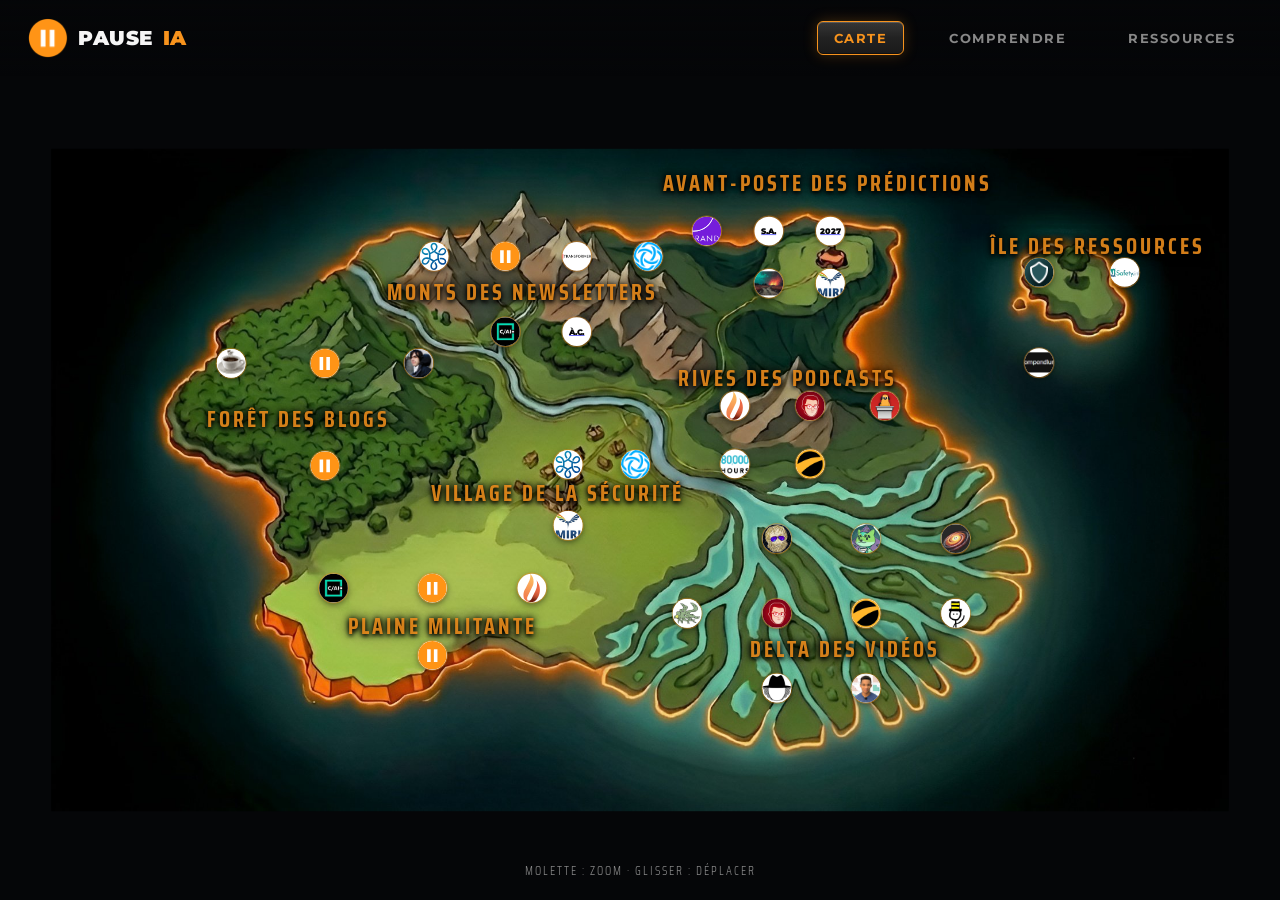
<file: index.html>
<!DOCTYPE html>
<html lang="fr">
<head>
  <meta charset="UTF-8" />
  <meta name="viewport" content="width=device-width, initial-scale=1.0" />
  <title>Pause IA — Carte</title>

  <!-- Polices Google Fonts (charte PauseAI) -->
  <link rel="preconnect" href="https://fonts.googleapis.com" />
  <link rel="preconnect" href="https://fonts.gstatic.com" crossorigin />
  <link
    href="https://fonts.googleapis.com/css2?family=Montserrat:wght@700;900&family=Roboto+Slab:wght@300;700&family=Saira+Condensed:wght@700&display=swap"
    rel="stylesheet"
  />

  <!-- Feuilles de style séparées -->
  <link rel="stylesheet" href="assets/css/base.css" />
  <link rel="stylesheet" href="assets/css/map.css" />

  <!-- ============================================================
       SCRIPT BLOQUANT : calcule la transform initiale du stage
       AVANT que le HTML soit rendu. Injecte une balise <style>
       qui place le stage exactement au bon endroit dès la première
       frame. Aucun "flash" possible.
       ============================================================ -->
  <script>
    (function () {
      var MAP_W = 2048, MAP_H = 1152;
      var vw = window.innerWidth;
      var vh = window.innerHeight;
      var margin = 0.92;
      var scale = Math.min((vw / MAP_W) * margin, (vh / MAP_H) * margin);
      var x = (vw - MAP_W * scale) / 2;
      var y = (vh - MAP_H * scale) / 2 + 30;  /* +30px pour libérer l'espace de la nav */
      // On expose ces valeurs pour map.js (qui les utilisera pour Panzoom)
      window.__mapInitialFit = { scale: scale, x: x, y: y };
      // Et on injecte la transform en CSS pour qu'elle s'applique au rendu initial
      var s = document.createElement('style');
      s.textContent =
        '.map-stage{transform:translate(' + x + 'px,' + y + 'px) scale(' + scale + ');' +
        'transform-origin:0 0;visibility:visible !important}';
      document.head.appendChild(s);
    })();
  </script>
</head>

<body>

  <!-- ============================================================
       NAVIGATION : barre supérieure commune à toutes les pages
       ============================================================ -->
  <nav class="nav">
    <div class="nav-logo">
      <img class="logo-img" src="assets/images/logos/pauseialogo.png" alt="" />
      <span>PAUSE</span><span class="orange">IA</span>
    </div>
    <ul class="nav-links">
      <li><a href="index.html" data-subtitle="médias, communautés et actualités">Carte</a></li>
      <li><a href="comprendre.html" data-subtitle="l'IA et ses risques existentiels">Comprendre</a></li>
      <li><a href="ressources.html" data-subtitle="références et liens utiles">Ressources</a></li>
    </ul>
  </nav>

  <!-- ============================================================
       CARTE INTERACTIVE
       - .map-viewport : zone visible plein écran
       - .map-stage : conteneur que Panzoom manipule (image + SVG ensemble)
       - <img> : la carte de fond
       - <svg> : les polygones de zones, superposés à l'image
       ============================================================ -->
  <div class="map-viewport" id="mapViewport">
    <div class="map-stage" id="mapStage">

      <img
        src="assets/images/map.png"
        alt="Carte des ressources Pause IA"
        class="map-image"
      />

      <!-- Le viewBox correspond aux dimensions natives de l'image (2048×1152).
           Toutes les coordonnées des polygones sont exprimées dans ce repère. -->
      <svg
        class="map-zones"
        viewBox="0 0 2048 1152"
        preserveAspectRatio="xMidYMid meet"
      >

        <!-- ============================================================
             LES 8 ZONES THÉMATIQUES
             Coordonnées en pixels-image (repère 2048×1152).
             Tracées en suivant les contours visuels de la carte :
             côtes, lignes de crête, lisière de forêt, rivières.
             À ajuster zone par zone si besoin.
             ============================================================ -->

         <!-- Forêt des blogs -->
        <polygon
          class="zone"
          data-name="Forêt des blogs"
          fill="transparent"
          stroke="none"
          points="
            505,200
            550,237
            614,303
            669,368
            745,379
            782,399
            802,455
            793,492
            770,528
            762,577
            749,623
            720,640
            677,635
            638,656
            556,701
            477,725
            430,729
            388,724
            350,711
            330,685
            298,645
            218,613
            173,564
            150,485
            169,377
            234,311
            312,260
            392,237
            441,205
            474,195
            505,200
          "
        />

         <!-- Monts des newsletters -->
        <polygon
          class="zone"
          data-name="Monts des newsletters"
          fill="transparent"
          stroke="none"
          points="
            1052,444
            974,429
            906,424
            853,435
            814,407
            786,359
            737,339
            669,319
            641,284
            606,265
            582,243
            552,204
            542,176
            558,146
            605,116
            673,99
            733,91
            781,72
            821,56
            850,62
            890,78
            950,112
            1002,147
            1089,206
            1125,256
            1140,304
            1162,376
            1148,421
            1114,439
            1080,449
            1052,444
          "
        />

         <!-- Village de la sécurité -->
        <polygon
          class="zone"
          data-name="Village de la sécurité"
          fill="transparent"
          stroke="none"
          points="
            833,461
            797,519
            781,577
            782,623
            812,663
            844,682
            889,700
            941,727
            984,750
            1042,760
            1086,740
            1134,696
            1133,640
            1105,600
            1065,567
            1037,527
            1018,463
            929,444
            869,463
            834,460
          "
        />

         <!-- Plaine militante -->
        <polygon
          class="zone"
          data-name="Plaine militante"
          fill="transparent"
          stroke="none"
          points="
            408,751
            457,726
            485,714
            521,711
            560,694
            592,672
            637,654
            686,647
            729,647
            765,650
            790,660
            810,674
            838,682
            858,695
            888,704
            924,719
            948,738
            972,763
            1000,791
            1008,814
            1001,836
            988,854
            944,876
            890,887
            854,906
            806,910
            777,898
            749,896
            705,914
            652,962
            600,990
            552,998
            506,988
            466,986
            434,974
            408,939
            385,896
            349,872
            318,835
            322,794
            346,772
            376,758
            408,752
          "
        />

        <!-- Rives des podcasts -->
        <polygon
          class="zone"
          data-name="Rives des podcasts"
          fill="transparent"
          stroke="none"
          points="
            1137,441
            1088,466
            1066,485
            1058,531
            1086,567
            1130,598
            1168,638
            1244,650
            1314,633
            1406,610
            1488,583
            1558,554
            1581,509
            1569,465
            1526,426
            1496,387
            1449,369
            1384,366
            1329,349
            1254,345
            1224,361
            1182,397
            1166,421
            1137,442
          "
        />

         <!-- Delta des vidéos -->
        <polygon
          class="zone"
          data-name="Delta des vidéos"
          fill="transparent"
          stroke="none"
          points="
            1220,650
            1308,634
            1402,618
            1505,582
            1561,556
            1636,548
            1657,571
            1686,606
            1708,655
            1729,740
            1724,828
            1689,888
            1634,944
            1540,1015
            1457,1050
            1402,1062
            1329,1068
            1237,1068
            1160,1050
            1108,1034
            1029,996
            974,968
            950,930
            966,864
            1010,811
            1073,748
            1149,700
            1220,651
          "
        />

          <!-- Avant-poste des prédictions -->
        <polygon
          class="zone"
          data-name="Avant-poste des prédictions"
          fill="transparent"
          stroke="none"
          points="
            1240,324
            1290,324
            1353,324
            1413,323
            1473,322
            1504,319
            1532,303
            1548,279
            1565,243
            1569,203
            1570,150
            1565,95
            1545,76
            1514,60
            1460,55
            1381,55
            1312,52
            1266,51
            1206,56
            1142,59
            1109,59
            1061,68
            1041,100
            1033,134
            1049,178
            1093,216
            1141,259
            1173,303
            1206,323
            1240,326
          "
        />

         <!-- Île des ressources -->
        <polygon
          class="zone"
          data-name="Île des ressources"
          fill="transparent"
          stroke="none"
          points="
            1597,314
            1577,263
            1568,206
            1572,148
            1579,106
            1608,79
            1664,62
            1723,59
            1789,62
            1848,86
            1909,138
            1971,215
            2008,271
            2017,335
            2015,400
            1995,451
            1968,485
            1928,516
            1884,528
            1825,517
            1763,488
            1699,437
            1645,376
            1597,315
          "
        />

      </svg>

      <!-- ============================================================
           LABELS STATIQUES DES ZONES
           Position fixe en pixels-image (repère 2048×1152).
           Toujours visibles, fondent dans le décor.
           Au survol du polygone correspondant, ils prennent un fond noir.
           ============================================================ -->
      <div class="zone-labels">
        <div class="zone-static-label" data-zone="foret"        style="left: 430px; top: 470px;">Forêt des blogs</div>
        <div class="zone-static-label" data-zone="monts"        style="left: 820px; top: 250px;">Monts des newsletters</div>
        <div class="zone-static-label" data-zone="village"      style="left: 880px; top: 600px;">Village de la sécurité</div>
        <div class="zone-static-label" data-zone="plaine"       style="left: 680px; top: 830px;">Plaine militante</div>
        <div class="zone-static-label" data-zone="rives"        style="left: 1280px; top: 400px;">Rives des podcasts</div>
        <div class="zone-static-label" data-zone="delta"        style="left: 1380px; top: 870px;">Delta des vidéos</div>
        <div class="zone-static-label" data-zone="avant-poste"  style="left: 1350px; top: 60px;">Avant-poste des prédictions</div>
        <div class="zone-static-label" data-zone="ile"          style="left: 1820px; top: 170px;">Île des ressources</div>
      </div>

      <!-- ============================================================
           CONTENEUR DES SOURCES
           Les cercles des sources sont injectés ici par map.js
           à partir de data/ressources.json.
           ============================================================ -->
      <div class="map-sources" id="mapSources"></div>

    </div>
  </div>

  <!-- Bulle d'info qui apparaît à côté d'une source au survol -->
  <div class="source-tooltip" id="sourceTooltip">
    <div class="source-tooltip-header">
      <span class="source-tooltip-flag" id="sourceTooltipFlag"></span>
      <span class="source-tooltip-title" id="sourceTooltipTitle"></span>
    </div>
    <div class="source-tooltip-desc" id="sourceTooltipDesc"></div>
  </div>

  <!-- Indication discrète en bas de l'écran -->
  <div class="hint">Molette : zoom · Glisser : déplacer</div>

  <!-- ============================================================
       SCRIPTS : pan/zoom maison, pas de bibliothèque externe
       ============================================================ -->
  <script src="assets/js/nav.js"></script>
  <script src="assets/js/map.js"></script>

</body>
</html>
</file>
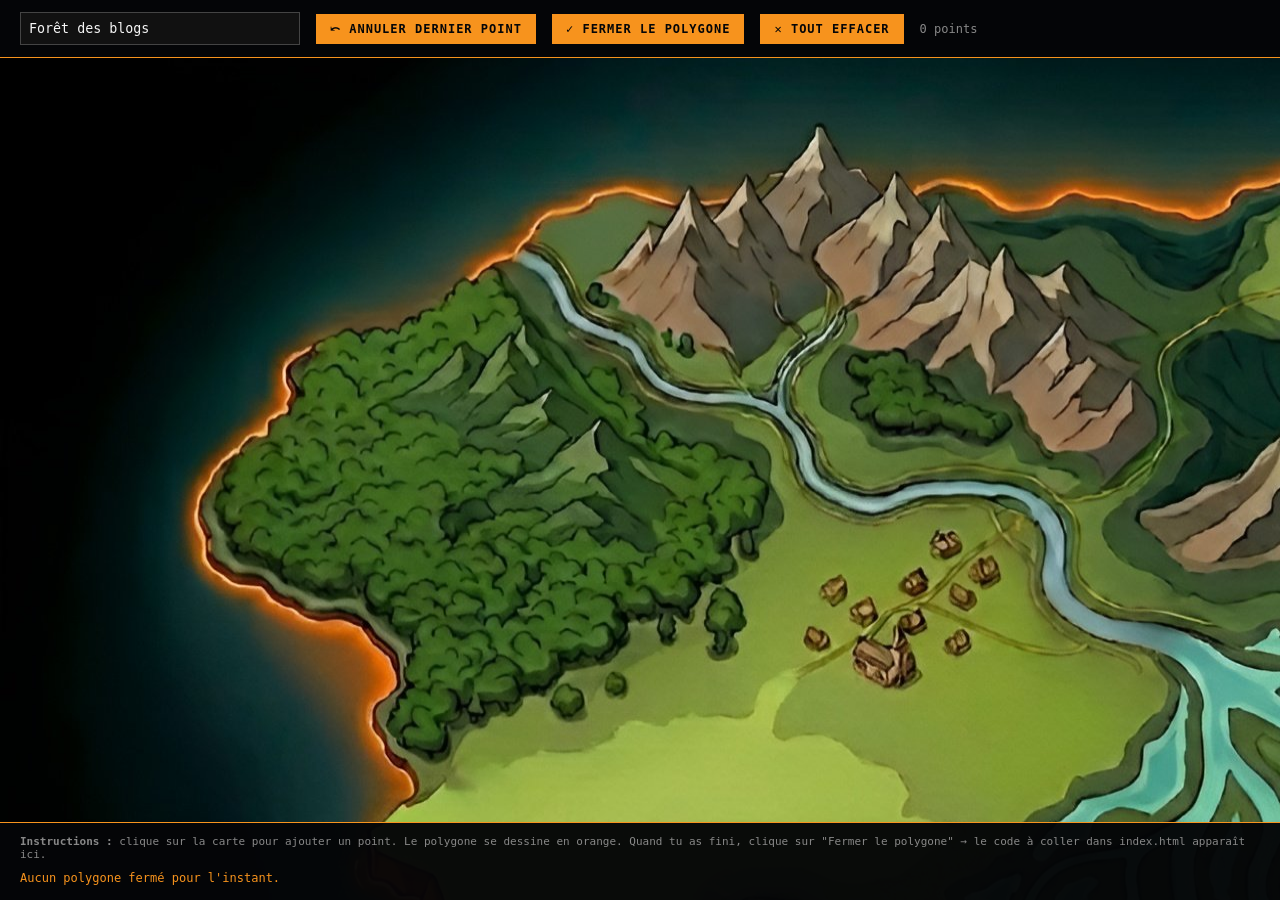
<file: editor.html>
<!DOCTYPE html>
<html lang="fr">
<head>
  <meta charset="UTF-8" />
  <title>Éditeur de polygones — Pause IA</title>
  <style>
    * { margin: 0; padding: 0; box-sizing: border-box; }
    body {
      background: #050608;
      color: #f5f5f5;
      font-family: monospace;
      font-size: 13px;
      overflow: hidden;
    }
    .toolbar {
      position: fixed;
      top: 0; left: 0; right: 0;
      background: rgba(5,6,8,0.95);
      border-bottom: 1px solid #f7931d;
      padding: 12px 20px;
      z-index: 100;
      display: flex;
      gap: 16px;
      align-items: center;
    }
    .toolbar button {
      background: #f7931d;
      color: #050608;
      border: none;
      padding: 8px 14px;
      cursor: pointer;
      font-family: inherit;
      font-size: 12px;
      font-weight: bold;
      letter-spacing: 1px;
      text-transform: uppercase;
    }
    .toolbar button:hover { background: #ffa94d; }
    .toolbar input {
      background: #111;
      color: #f5f5f5;
      border: 1px solid #444;
      padding: 8px;
      font-family: inherit;
      width: 280px;
    }
    .info {
      color: #888;
      font-size: 12px;
    }
    .canvas-wrap {
      margin-top: 50px;
      width: 100vw;
      height: calc(100vh - 50px);
      overflow: auto;
      background: #0a0a0a;
    }
    canvas {
      display: block;
      cursor: crosshair;
    }
    .output {
      position: fixed;
      bottom: 0; left: 0; right: 0;
      background: rgba(5,6,8,0.97);
      border-top: 1px solid #f7931d;
      padding: 12px 20px;
      max-height: 40vh;
      overflow-y: auto;
      z-index: 100;
    }
    .output pre {
      color: #f7931d;
      white-space: pre-wrap;
      word-break: break-all;
      font-size: 12px;
      line-height: 1.6;
    }
    .help {
      color: #888;
      font-size: 11px;
      margin-bottom: 8px;
    }
  </style>
</head>
<body>

  <div class="toolbar">
    <input type="text" id="zoneName" placeholder="Nom de la zone (ex: Forêt des blogs)" value="Forêt des blogs" />
    <button onclick="undoPoint()">⤺ Annuler dernier point</button>
    <button onclick="closePolygon()">✓ Fermer le polygone</button>
    <button onclick="resetAll()">✕ Tout effacer</button>
    <span class="info" id="counter">0 points</span>
  </div>

  <div class="canvas-wrap">
    <canvas id="canvas"></canvas>
  </div>

  <div class="output">
    <div class="help">
      <strong>Instructions :</strong> clique sur la carte pour ajouter un point. Le polygone se dessine en orange.
      Quand tu as fini, clique sur "Fermer le polygone" → le code à coller dans index.html apparaît ici.
    </div>
    <pre id="result">Aucun polygone fermé pour l'instant.</pre>
  </div>

  <script>
    const canvas = document.getElementById('canvas');
    const ctx = canvas.getContext('2d');
    const counter = document.getElementById('counter');
    const result = document.getElementById('result');
    const nameInput = document.getElementById('zoneName');

    const MAP_WIDTH = 2048;
    const MAP_HEIGHT = 1152;

    canvas.width = MAP_WIDTH;
    canvas.height = MAP_HEIGHT;

    const img = new Image();
    img.src = 'assets/images/map.png';

    let points = [];
    let closedPolygons = [];

    img.onload = () => redraw();

    function redraw() {
      ctx.clearRect(0, 0, MAP_WIDTH, MAP_HEIGHT);
      ctx.drawImage(img, 0, 0, MAP_WIDTH, MAP_HEIGHT);

      // Polygones déjà fermés (en gris translucide)
      ctx.strokeStyle = 'rgba(247, 147, 29, 0.5)';
      ctx.lineWidth = 2;
      closedPolygons.forEach(poly => {
        ctx.beginPath();
        poly.forEach((p, i) => {
          if (i === 0) ctx.moveTo(p[0], p[1]);
          else ctx.lineTo(p[0], p[1]);
        });
        ctx.closePath();
        ctx.stroke();
      });

      // Polygone en cours (orange vif)
      if (points.length > 0) {
        ctx.strokeStyle = '#f7931d';
        ctx.fillStyle = 'rgba(247, 147, 29, 0.15)';
        ctx.lineWidth = 3;
        ctx.beginPath();
        points.forEach((p, i) => {
          if (i === 0) ctx.moveTo(p[0], p[1]);
          else ctx.lineTo(p[0], p[1]);
        });
        ctx.stroke();
        if (points.length > 2) {
          ctx.fill();
        }

        // Points individuels
        points.forEach((p, i) => {
          ctx.fillStyle = i === 0 ? '#fff' : '#f7931d';
          ctx.beginPath();
          ctx.arc(p[0], p[1], 6, 0, Math.PI * 2);
          ctx.fill();
        });
      }
    }

    canvas.addEventListener('click', (e) => {
      const rect = canvas.getBoundingClientRect();
      // Conversion coordonnées écran → coordonnées image
      const x = Math.round((e.clientX - rect.left) * (MAP_WIDTH / rect.width));
      const y = Math.round((e.clientY - rect.top) * (MAP_HEIGHT / rect.height));
      points.push([x, y]);
      counter.textContent = points.length + ' points';
      redraw();
    });

    function undoPoint() {
      points.pop();
      counter.textContent = points.length + ' points';
      redraw();
    }

    function closePolygon() {
      if (points.length < 3) {
        alert('Il faut au moins 3 points pour un polygone.');
        return;
      }
      const name = nameInput.value || 'Sans nom';
      const pointsStr = points.map(p => `            ${p[0]},${p[1]}`).join('\n');
      const html = `        <!-- ${name} -->
        <polygon
          class="zone"
          data-name="${name}"
          fill="transparent"
          stroke="none"
          points="
${pointsStr}
          "
        />`;
      result.textContent = html;
      closedPolygons.push([...points]);
      points = [];
      counter.textContent = '0 points';
      redraw();
    }

    function resetAll() {
      if (!confirm('Tout effacer ?')) return;
      points = [];
      closedPolygons = [];
      counter.textContent = '0 points';
      result.textContent = 'Aucun polygone fermé pour l\'instant.';
      redraw();
    }
  </script>

</body>
</html>
</file>
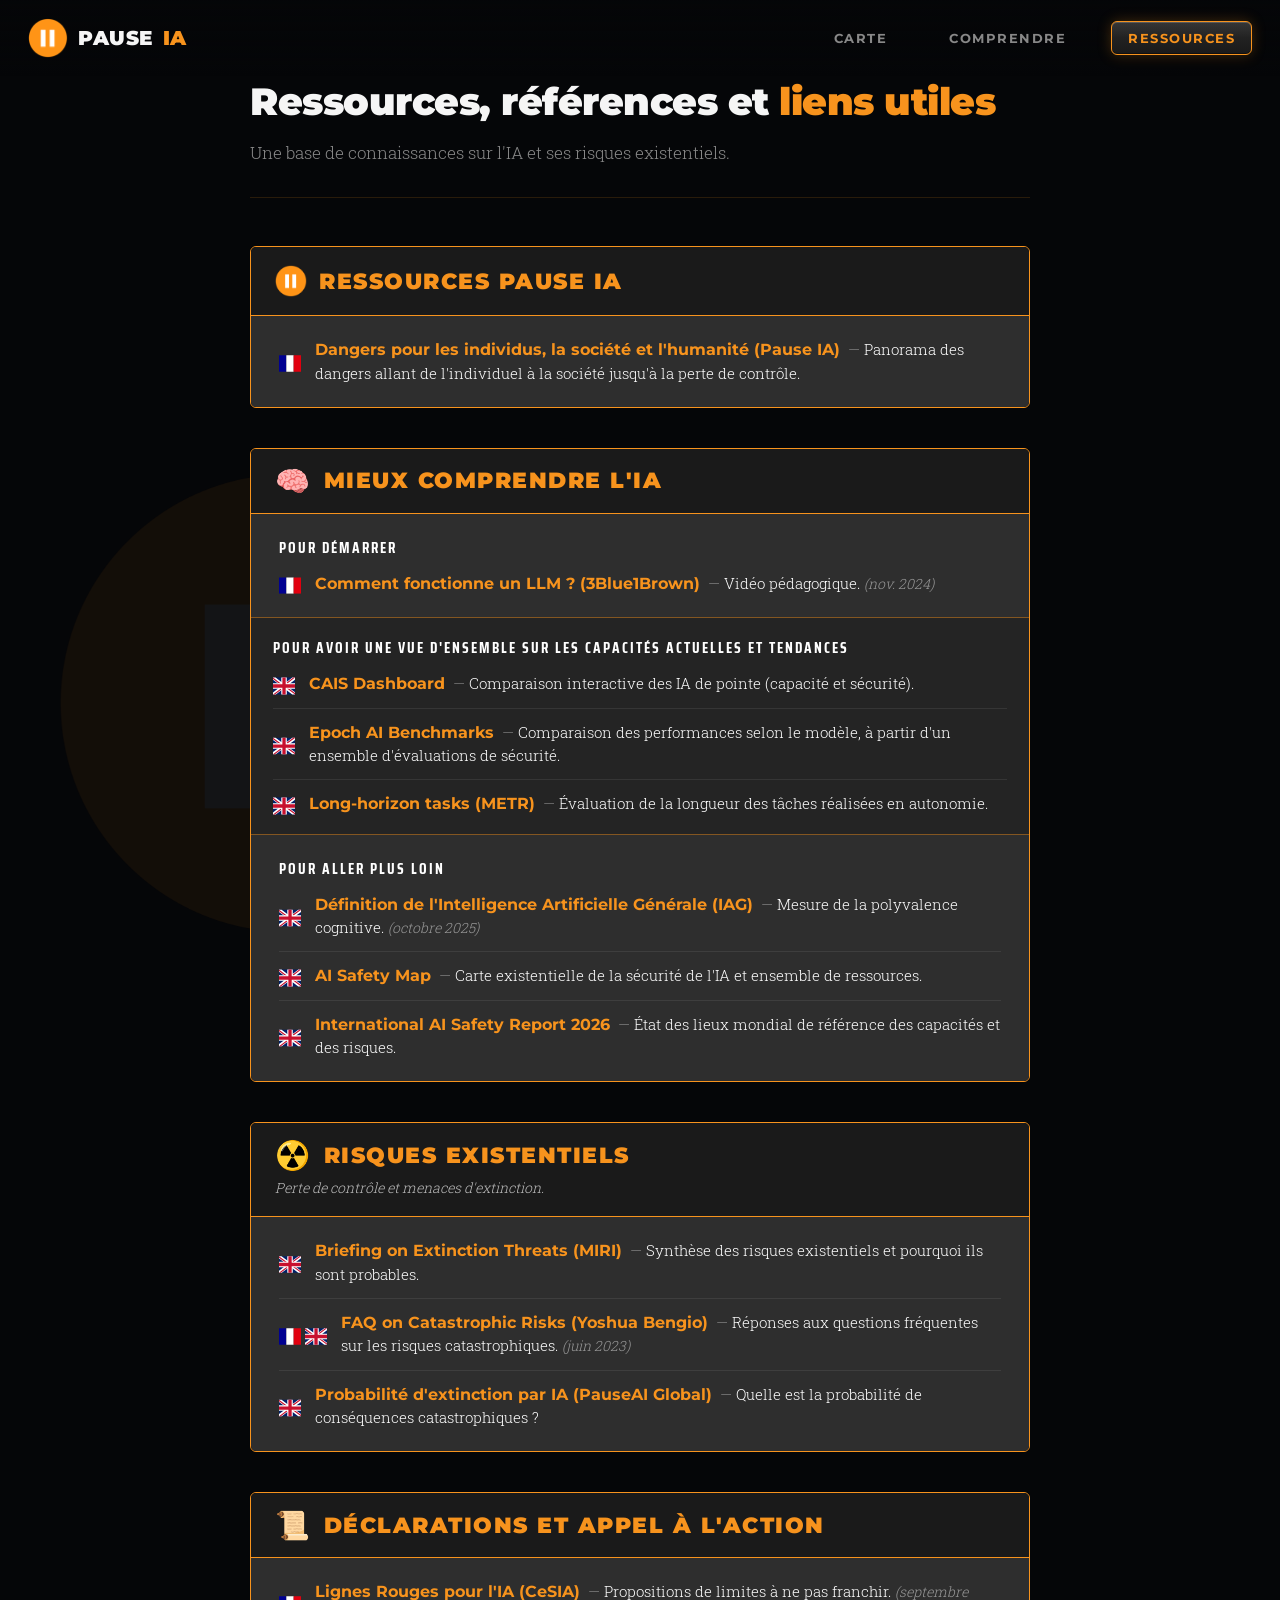
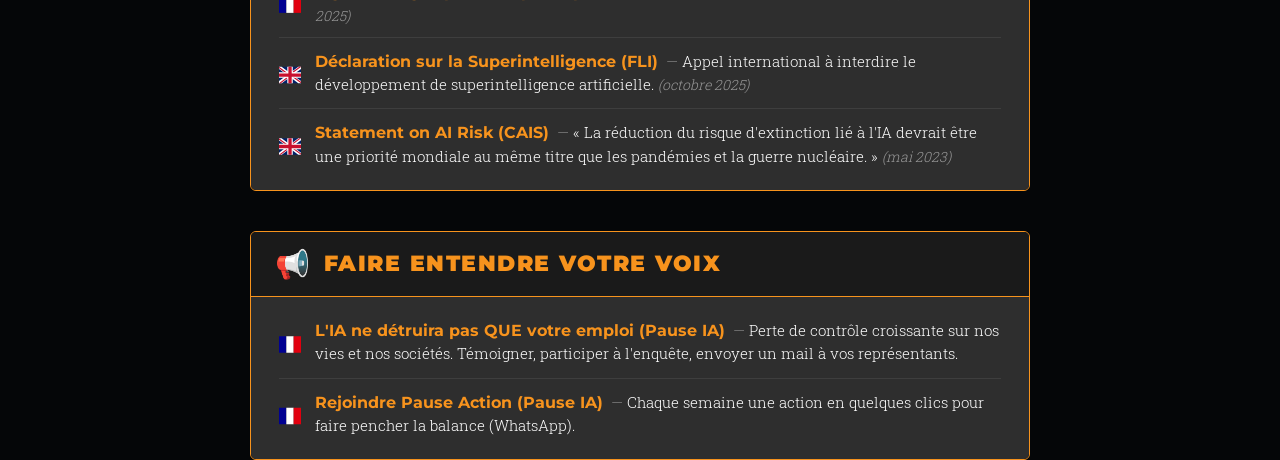
<file: ressources.html>
<!DOCTYPE html>
<html lang="fr">
<head>
  <meta charset="UTF-8" />
  <meta name="viewport" content="width=device-width, initial-scale=1.0" />
  <title>Pause IA — Ressources</title>

  <!-- Polices Google Fonts (charte PauseAI) -->
  <link rel="preconnect" href="https://fonts.googleapis.com" />
  <link rel="preconnect" href="https://fonts.gstatic.com" crossorigin />
  <link
    href="https://fonts.googleapis.com/css2?family=Montserrat:wght@700;900&family=Roboto+Slab:wght@300;700&family=Saira+Condensed:wght@700&display=swap"
    rel="stylesheet"
  />

  <!-- CSS de base partagé (variables, navigation) -->
  <link rel="stylesheet" href="assets/css/base.css" />
  <!-- CSS spécifique à cette page -->
  <link rel="stylesheet" href="assets/css/ressources.css" />
</head>

<body>

  <!-- ============================================================
       FOND PARALLAX
       Image fixée en arrière-plan, qui défile à vitesse réduite
       pendant le scroll. Désactivé sur mobile pour la perf.
       ============================================================ -->
  <div class="parallax-bg" id="parallaxBg"></div>

  <!-- ============================================================
       NAVIGATION
       ============================================================ -->
  <nav class="nav">
    <div class="nav-logo">
      <a href="index.html" style="color: inherit; text-decoration: none; display: flex; align-items: center; gap: 10px;">
        <img class="logo-img" src="assets/images/logos/pauseialogo.png" alt="" />
        <span>PAUSE</span><span class="orange">IA</span>
      </a>
    </div>
    <ul class="nav-links">
      <li><a href="index.html" data-subtitle="médias, communautés et actualités">Carte</a></li>
      <li><a href="comprendre.html" data-subtitle="l'IA et ses risques existentiels">Comprendre</a></li>
      <li><a href="ressources.html" data-subtitle="références et liens utiles">Ressources</a></li>
    </ul>
  </nav>

  <!-- ============================================================
       CONTENU
       Chaque section : .res-section avec .res-section-header (titre)
       et .res-section-body (contenu, sous-titres et liste).
       ============================================================ -->
  <main class="res-container">

    <!-- Hero -->
    <header class="res-hero">
      <h1>Ressources, références et <span class="orange">liens utiles</span></h1>
      <p class="subtitle">Une base de connaissances sur l'IA et ses risques existentiels.</p>
    </header>

    <!-- ============================================================
         RESSOURCES PAUSE IA
         ============================================================ -->
    <section class="res-section">
      <div class="res-section-header">
        <h2><img class="section-logo" src="assets/images/logos/pauseialogo.png" alt="Pause IA" />Ressources Pause IA</h2>
      </div>
      <div class="res-section-body">
        <ul class="res-list">
          <li class="res-entry">
            <div class="res-flags">
              <img class="res-flag" src="assets/images/flags/fr.svg" alt="FR" />
            </div>
            <div class="res-content">
              <a class="res-title" href="https://pauseia.fr/dangers/pour-les-individus" target="_blank" rel="noopener">Dangers pour les individus, la société et l'humanité (Pause IA)</a><span class="res-desc">Panorama des dangers allant de l'individuel à la société jusqu'à la perte de contrôle.</span>
            </div>
          </li>
        </ul>
      </div>
    </section>

    <!-- ============================================================
         MIEUX COMPRENDRE L'IA
         ============================================================ -->
    <section class="res-section">
      <div class="res-section-header">
        <h2><span class="section-emoji">🧠</span>Mieux comprendre l'IA</h2>
      </div>
      <div class="res-section-body">

        <h3 class="res-subtitle">Pour démarrer</h3>
        <ul class="res-list">
          <li class="res-entry">
            <div class="res-flags">
              <img class="res-flag" src="assets/images/flags/fr.svg" alt="FR" />
            </div>
            <div class="res-content">
              <a class="res-title" href="https://www.3blue1brown.com/lessons/mini-llm" target="_blank" rel="noopener">Comment fonctionne un LLM ? (3Blue1Brown)</a><span class="res-desc">Vidéo pédagogique.</span><span class="res-date">(nov. 2024)</span>
            </div>
          </li>
        </ul>

        <div class="res-subgroup">
          <h3 class="res-subtitle">Pour avoir une vue d'ensemble sur les capacités actuelles et tendances</h3>
          <ul class="res-list">
            <li class="res-entry">
              <div class="res-flags">
                <img class="res-flag" src="assets/images/flags/gb.svg" alt="EN" />
              </div>
              <div class="res-content">
                <a class="res-title" href="https://dashboard.safe.ai/" target="_blank" rel="noopener">CAIS Dashboard</a><span class="res-desc">Comparaison interactive des IA de pointe (capacité et sécurité).</span>
              </div>
            </li>
            <li class="res-entry">
              <div class="res-flags">
                <img class="res-flag" src="assets/images/flags/gb.svg" alt="EN" />
              </div>
              <div class="res-content">
                <a class="res-title" href="https://epoch.ai/benchmarks" target="_blank" rel="noopener">Epoch AI Benchmarks</a><span class="res-desc">Comparaison des performances selon le modèle, à partir d'un ensemble d'évaluations de sécurité.</span>
              </div>
            </li>
            <li class="res-entry">
              <div class="res-flags">
                <img class="res-flag" src="assets/images/flags/gb.svg" alt="EN" />
              </div>
              <div class="res-content">
                <a class="res-title" href="https://metr.org/blog/2025-03-19-measuring-ai-ability-to-complete-long-tasks/" target="_blank" rel="noopener">Long-horizon tasks (METR)</a><span class="res-desc">Évaluation de la longueur des tâches réalisées en autonomie.</span>
              </div>
            </li>
          </ul>
        </div>

        <h3 class="res-subtitle">Pour aller plus loin</h3>
        <ul class="res-list">
          <li class="res-entry">
            <div class="res-flags">
              <img class="res-flag" src="assets/images/flags/gb.svg" alt="EN" />
            </div>
            <div class="res-content">
              <a class="res-title" href="https://www.agidefinition.ai/" target="_blank" rel="noopener">Définition de l'Intelligence Artificielle Générale (IAG)</a><span class="res-desc">Mesure de la polyvalence cognitive.</span><span class="res-date">(octobre 2025)</span>
            </div>
          </li>
          <li class="res-entry">
            <div class="res-flags">
              <img class="res-flag" src="assets/images/flags/gb.svg" alt="EN" />
            </div>
            <div class="res-content">
              <a class="res-title" href="https://www.aisafety.com/map" target="_blank" rel="noopener">AI Safety Map</a><span class="res-desc">Carte existentielle de la sécurité de l'IA et ensemble de ressources.</span>
            </div>
          </li>
          <li class="res-entry">
            <div class="res-flags">
              <img class="res-flag" src="assets/images/flags/gb.svg" alt="EN" />
            </div>
            <div class="res-content">
              <a class="res-title" href="https://internationalaisafetyreport.org/" target="_blank" rel="noopener">International AI Safety Report 2026</a><span class="res-desc">État des lieux mondial de référence des capacités et des risques.</span>
            </div>
          </li>
        </ul>
      </div>
    </section>

    <!-- ============================================================
         RISQUES EXISTENTIELS
         ============================================================ -->
    <section class="res-section">
      <div class="res-section-header">
        <h2><span class="section-emoji">☢️</span>Risques existentiels</h2>
        <p class="section-intro">Perte de contrôle et menaces d'extinction.</p>
      </div>
      <div class="res-section-body">
        <ul class="res-list">
          <li class="res-entry">
            <div class="res-flags">
              <img class="res-flag" src="assets/images/flags/gb.svg" alt="EN" />
            </div>
            <div class="res-content">
              <a class="res-title" href="https://intelligence.org/briefing/" target="_blank" rel="noopener">Briefing on Extinction Threats (MIRI)</a><span class="res-desc">Synthèse des risques existentiels et pourquoi ils sont probables.</span>
            </div>
          </li>
          <li class="res-entry">
            <div class="res-flags">
              <img class="res-flag" src="assets/images/flags/fr.svg" alt="FR" />
              <img class="res-flag" src="assets/images/flags/gb.svg" alt="EN" />
            </div>
            <div class="res-content">
              <a class="res-title" href="https://yoshuabengio.org/2023/06/24/faq-on-catastrophic-ai-risks/" target="_blank" rel="noopener">FAQ on Catastrophic Risks (Yoshua Bengio)</a><span class="res-desc">Réponses aux questions fréquentes sur les risques catastrophiques.</span><span class="res-date">(juin 2023)</span>
            </div>
          </li>
          <li class="res-entry">
            <div class="res-flags">
              <img class="res-flag" src="assets/images/flags/gb.svg" alt="EN" />
            </div>
            <div class="res-content">
              <a class="res-title" href="https://pauseai.info/faq#how-likely-is-it-that-superintelligent-ai-will-cause-very-bad-outcomes-like-human-extinction" target="_blank" rel="noopener">Probabilité d'extinction par IA (PauseAI Global)</a><span class="res-desc">Quelle est la probabilité de conséquences catastrophiques ?</span>
            </div>
          </li>
        </ul>
      </div>
    </section>

    <!-- ============================================================
         DÉCLARATIONS ET APPEL À L'ACTION
         ============================================================ -->
    <section class="res-section">
      <div class="res-section-header">
        <h2><span class="section-emoji">📜</span>Déclarations et appel à l'action</h2>
      </div>
      <div class="res-section-body">
        <ul class="res-list">
          <li class="res-entry">
            <div class="res-flags">
              <img class="res-flag" src="assets/images/flags/fr.svg" alt="FR" />
            </div>
            <div class="res-content">
              <a class="res-title" href="https://red-lines.ai/" target="_blank" rel="noopener">Lignes Rouges pour l'IA (CeSIA)</a><span class="res-desc">Propositions de limites à ne pas franchir.</span><span class="res-date">(septembre 2025)</span>
            </div>
          </li>
          <li class="res-entry">
            <div class="res-flags">
              <img class="res-flag" src="assets/images/flags/gb.svg" alt="EN" />
            </div>
            <div class="res-content">
              <a class="res-title" href="https://superintelligence-statement.org/" target="_blank" rel="noopener">Déclaration sur la Superintelligence (FLI)</a><span class="res-desc">Appel international à interdire le développement de superintelligence artificielle.</span><span class="res-date">(octobre 2025)</span>
            </div>
          </li>
          <li class="res-entry">
            <div class="res-flags">
              <img class="res-flag" src="assets/images/flags/gb.svg" alt="EN" />
            </div>
            <div class="res-content">
              <a class="res-title" href="https://aistatement.com/" target="_blank" rel="noopener">Statement on AI Risk (CAIS)</a><span class="res-desc">« La réduction du risque d'extinction lié à l'IA devrait être une priorité mondiale au même titre que les pandémies et la guerre nucléaire. »</span><span class="res-date">(mai 2023)</span>
            </div>
          </li>
        </ul>
      </div>
    </section>

    <!-- ============================================================
         FAIRE ENTENDRE VOTRE VOIX
         ============================================================ -->
    <section class="res-section">
      <div class="res-section-header">
        <h2><span class="section-emoji">📢</span>Faire entendre votre voix</h2>
      </div>
      <div class="res-section-body">
        <ul class="res-list">
          <li class="res-entry">
            <div class="res-flags">
              <img class="res-flag" src="assets/images/flags/fr.svg" alt="FR" />
            </div>
            <div class="res-content">
              <a class="res-title" href="https://pauseia.fr/fr/emploi-ia" target="_blank" rel="noopener">L'IA ne détruira pas QUE votre emploi (Pause IA)</a><span class="res-desc">Perte de contrôle croissante sur nos vies et nos sociétés. Témoigner, participer à l'enquête, envoyer un mail à vos représentants.</span>
            </div>
          </li>
          <li class="res-entry">
            <div class="res-flags">
              <img class="res-flag" src="assets/images/flags/fr.svg" alt="FR" />
            </div>
            <div class="res-content">
              <a class="res-title" href="https://chat.whatsapp.com/LThhghXc0Hk3sTwQMyy1wU" target="_blank" rel="noopener">Rejoindre Pause Action (Pause IA)</a><span class="res-desc">Chaque semaine une action en quelques clics pour faire pencher la balance (WhatsApp).</span>
            </div>
          </li>
        </ul>
      </div>
    </section>

  </main>

  <!-- ============================================================
       SCRIPT PARALLAX
       Fait défiler le fond à 30% de la vitesse de scroll réelle.
       Désactivé sur mobile (largeur < 900px).
       ============================================================ -->
  <script>
    (function () {
      'use strict';
      if (window.innerWidth < 900) return;

      const bg = document.getElementById('parallaxBg');
      if (!bg) return;

      let lastScroll = 0;
      let ticking = false;

      function updateParallax() {
        // Décale le fond vers le HAUT à 15% de la vitesse de scroll.
        // Plus le coefficient est petit, plus le logo monte lentement
        // (effet de profondeur plus marqué).
        bg.style.transform = `translateY(${-lastScroll * 0.15}px)`;
        ticking = false;
      }

      window.addEventListener('scroll', () => {
        lastScroll = window.scrollY;
        if (!ticking) {
          window.requestAnimationFrame(updateParallax);
          ticking = true;
        }
      }, { passive: true });
    })();
  </script>

  <!-- Mise en évidence de l'onglet actif dans la nav -->
  <script src="assets/js/nav.js"></script>

</body>
</html>
</file>
<file: assets/css/base.css>
/* ============================================================
   BASE.CSS — Styles communs à toutes les pages du site
   Variables, reset, typographie, navigation
   ============================================================ */

/* ----- Variables de la charte PauseAI -----
   Définies une fois ici, réutilisées partout. */
:root {
  --orange: #f7931d;
  --orange-bright: #ffa94d;
  --orange-dim: #c46a12;
  --bg: #050608;          /* fond général : presque noir, très légèrement bleuté */
  --text: #f5f5f5;
  --text-dim: #888;
}

/* ----- Reset minimal ----- */
* { margin: 0; padding: 0; box-sizing: border-box; }
html, body { height: 100%; }

body {
  background: var(--bg);
  color: var(--text);
  font-family: 'Roboto Slab', serif;
  font-weight: 300;
}

/* ----- Barre de navigation supérieure -----
   Discrète, transparente vers le bas, ne masque pas le contenu. */
.nav {
  position: fixed;
  top: 0; left: 0; right: 0;
  z-index: 100;
  display: flex;
  align-items: center;
  justify-content: space-between;
  padding: 18px 28px;
  background: linear-gradient(to bottom, rgba(5,6,8,0.85), transparent);
  pointer-events: none; /* on autorise les clics à travers, sauf sur les enfants */
}
.nav > * { pointer-events: auto; }

.nav-logo {
  font-family: 'Montserrat', sans-serif;
  font-weight: 900;
  font-size: 20px;
  letter-spacing: 0.5px;
  display: flex;
  align-items: center;
  gap: 10px;
}
.nav-logo .logo-img {
  width: 40px;
  height: 40px;
  object-fit: contain;
  flex-shrink: 0;
}
.nav-logo .orange { color: var(--orange); }

.nav-links {
  display: flex;
  gap: 28px;
  list-style: none;
}
.nav-links a {
  display: inline-block;
  color: var(--text-dim);
  text-decoration: none;
  font-family: 'Montserrat', sans-serif;
  font-weight: 700;
  font-size: 13px;
  text-transform: uppercase;
  letter-spacing: 1.5px;
  padding: 8px 16px;
  border-radius: 6px;
  border: 1px solid transparent;
  transition: color 0.2s, background 0.2s, border-color 0.2s, box-shadow 0.2s;
}
.nav-links a:hover {
  color: var(--orange);
}

/* ============================================================
   ONGLET ACTIF
   Bordure orange + fond sombre avec effet de reflet "bulle d'eau"
   (inset shadow blanc en haut pour l'effet brillant) + texte orange.
   ============================================================ */
.nav-links a.is-active {
  color: var(--orange);
  border-color: var(--orange);
  background:
    linear-gradient(180deg, rgba(255,255,255,0.06) 0%, rgba(255,255,255,0) 50%),
    linear-gradient(180deg, #2a2a2a 0%, #1a1a1a 100%);
  box-shadow:
    inset 0 1px 0 rgba(255, 255, 255, 0.18),
    inset 0 -1px 0 rgba(0, 0, 0, 0.4),
    0 0 14px rgba(247, 147, 29, 0.25);
}
.nav-links a.is-active:hover {
  color: var(--orange-bright);
}
/* ============================================================
   BULLES DE SOUS-TITRES AU SURVOL DES ONGLETS
   Apparaissent sous chaque onglet quand on le survole.
   Le sous-titre est défini via l'attribut data-subtitle sur le <a>.
   ============================================================ */
.nav-links li {
  position: relative;
}
.nav-links a {
  position: relative;
}
.nav-links a[data-subtitle]::after {
  content: attr(data-subtitle);
  position: absolute;
  top: calc(100% + 9px);                /* plus proche de l'onglet (14px → 9px) */
  left: 50%;
  transform: translateX(-50%) translateY(-4px);
  /* Effet "bulle d'eau" : dégradé sombre avec reflet brillant en haut */
  background:
    linear-gradient(180deg, rgba(255,255,255,0.06) 0%, rgba(255,255,255,0) 50%),
    linear-gradient(180deg, #2a2a2a 0%, #161616 100%);
  color: #ffffff;
  font-family: 'Roboto Slab', serif;
  font-weight: 300;
  font-size: 14px;                       /* police légèrement plus grande (12 → 14) */
  letter-spacing: 0.4px;
  text-transform: none;
  padding: 10px 18px;                    /* encadré légèrement plus gros */
  border-radius: 6px;
  border: 1px solid rgba(247, 147, 29, 0.35);
  white-space: nowrap;
  opacity: 0;
  pointer-events: none;
  transition: opacity 0.18s ease, transform 0.18s ease;
  /* Reflet bulle d'eau : ombres internes claire en haut, sombre en bas */
  box-shadow:
    inset 0 1px 0 rgba(255, 255, 255, 0.18),
    inset 0 -1px 0 rgba(0, 0, 0, 0.4),
    0 6px 18px rgba(0, 0, 0, 0.55),
    0 0 14px rgba(247, 147, 29, 0.18);
  z-index: 200;
}
.nav-links a[data-subtitle]:hover::after {
  opacity: 1;
  transform: translateX(-50%) translateY(0);
}
</file>
<file: assets/css/map.css>
/* ============================================================
   MAP.CSS — Styles spécifiques à la carte interactive
   Viewport, stage, zones SVG, label de survol
   ============================================================ */

/* La page de la carte n'a pas de scroll (carte plein écran). */
body { overflow: hidden; }

/* ----- Viewport : la zone visible (= l'écran entier) -----
   C'est CE conteneur qui ne bouge pas. Panzoom déplace .map-stage
   à l'intérieur. */
.map-viewport {
  position: relative;
  width: 100vw;
  height: 100vh;
  overflow: hidden;
  cursor: grab;
}
.map-viewport:active { cursor: grabbing; }

/* ----- Stage : le conteneur que Panzoom manipule -----
   La transform initiale (centrage) est appliquée par le script
   inline dans le <head> de index.html, AVANT le premier rendu.
   Pas de visibility: hidden ici, plus besoin. */
.map-stage {
  width: 2048px;       /* dimensions natives de l'image upscalée */
  height: 1152px;
  position: absolute;
  top: 0;
  left: 0;
  transform-origin: 0 0;
}

/* L'image de la carte */
.map-image {
  width: 100%;
  height: 100%;
  display: block;
  user-select: none;
  -webkit-user-drag: none;
  pointer-events: none; /* l'image ne capture pas la souris, le SVG si */
}

/* Le SVG des zones se superpose parfaitement à l'image. */
.map-zones {
  position: absolute;
  top: 0; left: 0;
  width: 100%;
  height: 100%;
}

/* ----- Style des zones interactives -----
   IMPORTANT : on veut UNIQUEMENT un contour brillant au survol.
   Pas de remplissage. La forme s'illumine par ses bords. */
.zone {
  fill: transparent !important;
  stroke: transparent !important;
  stroke-width: 0;
  outline: none !important;
  cursor: pointer;
  transition: stroke 0.25s ease, stroke-width 0.25s ease;
}
.zone:hover,
.zone:focus,
.zone:active {
  fill: transparent !important;
  stroke: var(--orange) !important;
  stroke-width: 4 !important;
  outline: none !important;
  /* Léger glow autour du trait pour le rendre plus présent */
  filter: drop-shadow(0 0 6px var(--orange));
}

/* ============================================================
   LABELS STATIQUES DES ZONES
   Toujours visibles, posés à des positions fixes en pixels-image.
   Ils suivent le pan/zoom de la carte (dans .map-stage).
   ============================================================ */
.zone-labels {
  position: absolute;
  top: 0; left: 0;
  width: 100%;
  height: 100%;
  pointer-events: none;
}
.zone-static-label {
  position: absolute;
  font-family: 'Saira Condensed', sans-serif;
  font-weight: 700;
  font-size: 22px;
  letter-spacing: 3px;
  text-transform: uppercase;
  color: rgba(247, 147, 29, 0.85);
  text-shadow:
    0 0 12px rgba(0, 0, 0, 0.9),
    0 0 6px rgba(0, 0, 0, 0.9),
    0 2px 4px rgba(0, 0, 0, 1);
  white-space: nowrap;
  user-select: none;
  pointer-events: none;
  /* Padding nécessaire pour que le fond noir ait une marge autour du texte */
  padding: 6px 12px;
  border-radius: 3px;
  transition: background 0.25s ease, border-color 0.25s ease, color 0.25s ease;
  border: 1px solid transparent;
  /* Le scale inverse est appliqué par JS dans apply() pour garder
     une taille constante au zoom. translate(-50%, -50%) recentre
     le label sur son point d'ancrage (left/top dans le HTML). */
  transform-origin: center center;
  transform: translate(-50%, -50%);
}
.zone-static-label.active {
  background: rgba(5, 6, 8, 0.92);
  border-color: var(--orange);
  color: var(--orange);
  box-shadow: 0 0 16px rgba(247, 147, 29, 0.4);
}

/* ============================================================
   CERCLES DES SOURCES
   Cercles blancs (50px) avec logo couleur dedans, posés sur la
   carte. Au survol : agrandissement + tooltip à côté.
   ============================================================ */
.map-sources {
  position: absolute;
  top: 0; left: 0;
  width: 100%;
  height: 100%;
  pointer-events: none; /* on autorise les clics seulement sur les enfants */
}

.source-marker {
  position: absolute;
  width: 50px;
  height: 50px;
  margin-left: -25px;  /* centre le cercle sur ses coordonnées */
  margin-top: -25px;
  border-radius: 50%;
  background: #ffffff;
  box-shadow:
    0 0 0 2px rgba(247, 147, 29, 0.4),
    0 4px 12px rgba(0, 0, 0, 0.5);
  cursor: pointer;
  pointer-events: auto;
  display: flex;
  align-items: center;
  justify-content: center;
  overflow: hidden;
  transition: transform 0.2s ease, box-shadow 0.2s ease;
}
.source-marker:hover {
  transform: scale(1.25);
  box-shadow:
    0 0 0 3px var(--orange),
    0 0 16px rgba(247, 147, 29, 0.7),
    0 6px 16px rgba(0, 0, 0, 0.6);
  z-index: 20;
}
.source-marker img {
  width: 100%;
  height: 100%;
  object-fit: contain;
  user-select: none;
  -webkit-user-drag: none;
  pointer-events: none;
}

/* Variante "large" : pour les logos qui ont beaucoup d'espace blanc autour
   et qui paraissent trop petits à 90%. Permet au logo de remplir totalement
   le cercle (et de déborder un peu pour rendre l'élément visuel plus grand). */
.source-marker.large img {
  width: 150%;
  height: 150%;
}

/* Fallback quand pas de logo : texte sur fond blanc.
   Taille adaptée pour 2 à 4 caractères dans un cercle de 50px. */
.source-marker-fallback {
  font-family: 'Montserrat', sans-serif;
  font-weight: 900;
  font-size: 14px;
  color: #050608;
  text-transform: uppercase;
  text-align: center;
  line-height: 1;
  letter-spacing: -0.5px;
}

/* ============================================================
   BULLE D'INFO DES SOURCES
   Affichée à côté du cercle survolé (statique, ne suit pas la souris).
   ============================================================ */
.source-tooltip {
  position: fixed;
  z-index: 100;
  max-width: 280px;
  padding: 12px 16px;
  background: rgba(5, 6, 8, 0.96);
  border: 1px solid var(--orange);
  border-radius: 4px;
  box-shadow: 0 0 24px rgba(247, 147, 29, 0.35);
  opacity: 0;
  transform: translateY(4px);
  transition: opacity 0.18s ease, transform 0.18s ease;
  pointer-events: none;
}
.source-tooltip.visible {
  opacity: 1;
  transform: translateY(0);
}
.source-tooltip-header {
  display: flex;
  align-items: center;
  gap: 8px;
  margin-bottom: 6px;
}
.source-tooltip-flag {
  font-size: 16px;
  line-height: 1;
  display: flex;
  align-items: center;
}
.source-tooltip-flag-img {
  width: 22px;
  height: auto;
  display: block;
  border-radius: 2px;
  box-shadow: 0 0 0 1px rgba(255, 255, 255, 0.15);
}
.source-tooltip-title {
  font-family: 'Montserrat', sans-serif;
  font-weight: 700;
  font-size: 14px;
  color: var(--orange);
  letter-spacing: 0.5px;
}
.source-tooltip-desc {
  font-family: 'Roboto Slab', serif;
  font-weight: 300;
  font-size: 13px;
  line-height: 1.5;
  color: var(--text);
}

/* ============================================================
   INDICATION DISCRÈTE EN BAS
   ============================================================ */
.hint {
  position: fixed;
  bottom: 20px;
  left: 50%;
  transform: translateX(-50%);
  font-family: 'Saira Condensed', sans-serif;
  font-size: 12px;
  color: var(--text-dim);
  letter-spacing: 2px;
  text-transform: uppercase;
  pointer-events: none;
  z-index: 10;
}
</file>
<file: assets/css/ressources.css>
/* ============================================================
   RESSOURCES.CSS — Styles de la page Ressources
   Chaque section dans un encadré : bordure orange, titre sur fond
   gris foncé, contenu sur fond gris clair lumineux, séparation
   orange fine entre le titre et le contenu.
   ============================================================ */

/* ============================================================
   FOND PARALLAX
   Image en position fixed, derrière tout le contenu, qui défile
   à vitesse réduite via JS pendant le scroll.
   ============================================================ */
.parallax-bg {
  position: fixed;
  top: 0;
  left: 0;
  /* Hauteur supérieure à la fenêtre pour avoir de la marge pendant le défilement */
  width: 100vw;
  height: 200vh;
  background-image: url('../images/logos/pauseialogo.png');
  background-repeat: no-repeat;
  background-position: 6% 35%;       /* aligné à gauche, plus bas qu'avant */
  background-size: 38vw auto;        /* taille relative à la largeur de la fenêtre */
  opacity: 0.06;                     /* très discret pour ne pas gêner la lecture */
  pointer-events: none;
  z-index: 0;
  will-change: transform;
}

/* Désactivation sur mobile (le JS s'en charge aussi mais on bloque côté CSS) */
@media (max-width: 900px) {
  .parallax-bg {
    display: none;
  }
}

body {
  background: var(--bg);
  color: var(--text);
  font-family: 'Roboto Slab', serif;
  font-weight: 300;
  /* Espace en haut pour la barre de nav fixed (~60px) */
  padding-top: 80px;
  padding-bottom: 80px;
  min-height: 100vh;
  /* Le contenu doit passer AU-DESSUS du fond parallax */
  position: relative;
  z-index: 1;
}

/* Conteneur principal : colonne fixe alignée à gauche */
.res-container {
  max-width: 820px;
  margin-left: max(40px, calc((100vw - 820px) / 2));
  margin-right: 40px;
  padding: 0 20px;
  position: relative;
  z-index: 2;
}

/* ----- Hero du haut ----- */
.res-hero {
  margin-bottom: 48px;
  padding-bottom: 32px;
  border-bottom: 1px solid rgba(247, 147, 29, 0.15);
}
.res-hero h1 {
  font-family: 'Montserrat', sans-serif;
  font-weight: 900;
  font-size: 38px;
  line-height: 1.15;
  color: var(--text);
  letter-spacing: -0.5px;
  margin-bottom: 16px;
}
.res-hero h1 .orange {
  color: var(--orange);
}
.res-hero .subtitle {
  font-family: 'Roboto Slab', serif;
  font-weight: 300;
  font-size: 17px;
  line-height: 1.5;
  color: var(--text-dim);
}

/* ============================================================
   ENCADRÉ DE SECTION
   Bordure orange, deux zones : titre (gris foncé) + contenu (gris clair)
   ============================================================ */
.res-section {
  margin-top: 40px;
  border: 1.5px solid var(--orange);
  border-radius: 6px;
  overflow: hidden;
}

/* ----- Zone du titre (haut de l'encadré) ----- */
.res-section-header {
  background: #1a1a1a;
  padding: 18px 24px;
  border-bottom: 1px solid var(--orange);
}
.res-section-header h2 {
  font-family: 'Montserrat', sans-serif;
  font-weight: 900;
  font-size: 22px;
  text-transform: uppercase;
  letter-spacing: 1.5px;
  color: var(--orange);
  margin: 0;
  display: flex;
  align-items: center;
  gap: 12px;
}
.res-section-header .section-emoji {
  font-size: 28px;
  line-height: 1;
}
/* Logo en remplacement d'émoji : même taille apparente (~28px) */
.res-section-header .section-logo {
  width: 32px;
  height: 32px;
  object-fit: contain;
  flex-shrink: 0;
}
.res-section-header .section-intro {
  font-family: 'Roboto Slab', serif;
  font-weight: 300;
  font-style: italic;
  font-size: 14px;
  line-height: 1.5;
  color: rgba(255, 255, 255, 0.7);
  margin-top: 8px;
  margin-bottom: 0;
}

/* ----- Zone du contenu (bas de l'encadré) ----- */
.res-section-body {
  background: #2e2e2e;
  padding: 22px 28px;
}

/* Sous-titre (ex : "Pour démarrer", "Pour aller plus loin") */
.res-subtitle {
  font-family: 'Saira Condensed', sans-serif;
  font-weight: 700;
  font-size: 15px;
  text-transform: uppercase;
  letter-spacing: 2px;
  color: #ffffff;
  margin-top: 22px;
  margin-bottom: 12px;
}
/* Pas de marge en haut pour le premier sous-titre d'une section */
.res-section-body > .res-subtitle:first-child {
  margin-top: 0;
}
/* Pareil si la première chose est une liste (pas de sous-titre) */
.res-section-body > .res-list:first-child {
  margin-top: 0;
}

/* ----- Sous-bloc d'une section -----
   Regroupe un sous-titre + sa liste sur un fond légèrement plus
   foncé que la section, avec des séparateurs orange fins en haut
   et en bas. Sert à mieux distinguer les regroupements thématiques. */
.res-subgroup {
  background: #242424;
  padding: 18px 22px;
  margin: 22px -28px;          /* étend le sous-bloc jusqu'aux bords de la section */
  border-top: 1px solid rgba(247, 147, 29, 0.45);
  border-bottom: 1px solid rgba(247, 147, 29, 0.45);
}
.res-subgroup > .res-subtitle {
  margin-top: 0;
}
.res-subgroup > .res-list:last-child {
  margin-bottom: 0;
}

/* ----- Liste d'entrées ----- */
.res-list {
  list-style: none;
  padding: 0;
  margin: 0;
}
.res-entry {
  display: flex;
  gap: 14px;
  padding: 12px 0;
  border-bottom: 1px solid rgba(255, 255, 255, 0.08);
}
.res-entry:last-child {
  border-bottom: none;
  padding-bottom: 0;
}
.res-entry:first-child {
  padding-top: 0;
}

/* Bloc des drapeaux à gauche : pas d'encadré, juste l'image */
.res-flags {
  display: flex;
  gap: 4px;
  flex-shrink: 0;
  padding-top: 4px;
}
.res-flag {
  width: 22px;
  height: auto;
  display: block;
  border-radius: 0;
  box-shadow: none;
  border: none;
}

/* Bloc texte */
.res-content {
  flex: 1;
  min-width: 0;
}
.res-title {
  display: inline;
  font-family: 'Montserrat', sans-serif;
  font-weight: 700;
  font-size: 16px;
  color: var(--orange);
  text-decoration: none;
  transition: color 0.18s;
  line-height: 1.4;
}
.res-title:hover {
  color: var(--orange-bright);
  text-decoration: underline;
}
.res-desc {
  display: inline;
  font-family: 'Roboto Slab', serif;
  font-weight: 300;
  font-size: 15px;
  line-height: 1.55;
  color: #ffffff;
  margin-left: 4px;
}
.res-desc::before {
  content: " — ";
  color: rgba(255, 255, 255, 0.4);
}
.res-date {
  display: inline;
  font-style: italic;
  color: rgba(255, 255, 255, 0.5);
  font-size: 14px;
  margin-left: 4px;
}

/* ----- Responsive ----- */
@media (max-width: 900px) {
  .res-container {
    margin-left: 20px;
    margin-right: 20px;
    padding: 0;
  }
  .res-hero h1 {
    font-size: 30px;
  }
  .res-section-header {
    padding: 16px 20px;
  }
  .res-section-body {
    padding: 18px 22px;
  }
}
</file>
